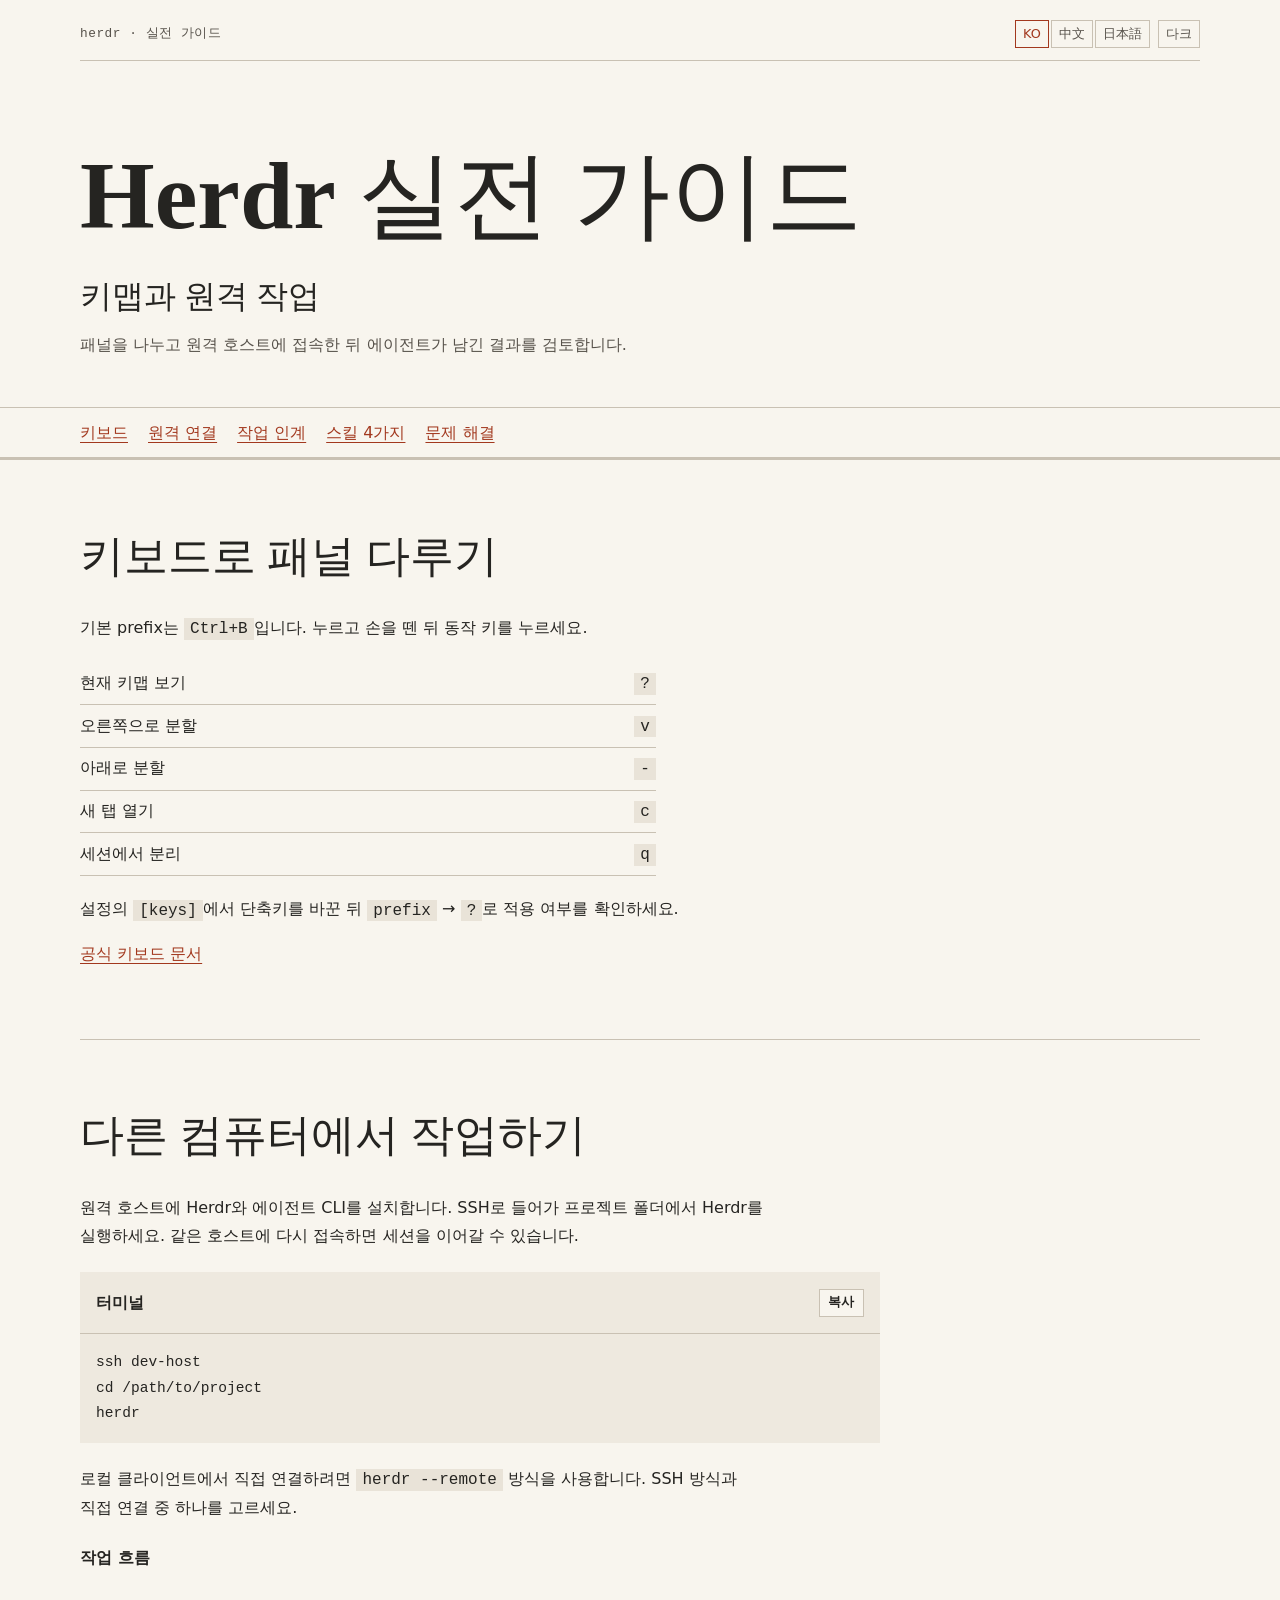
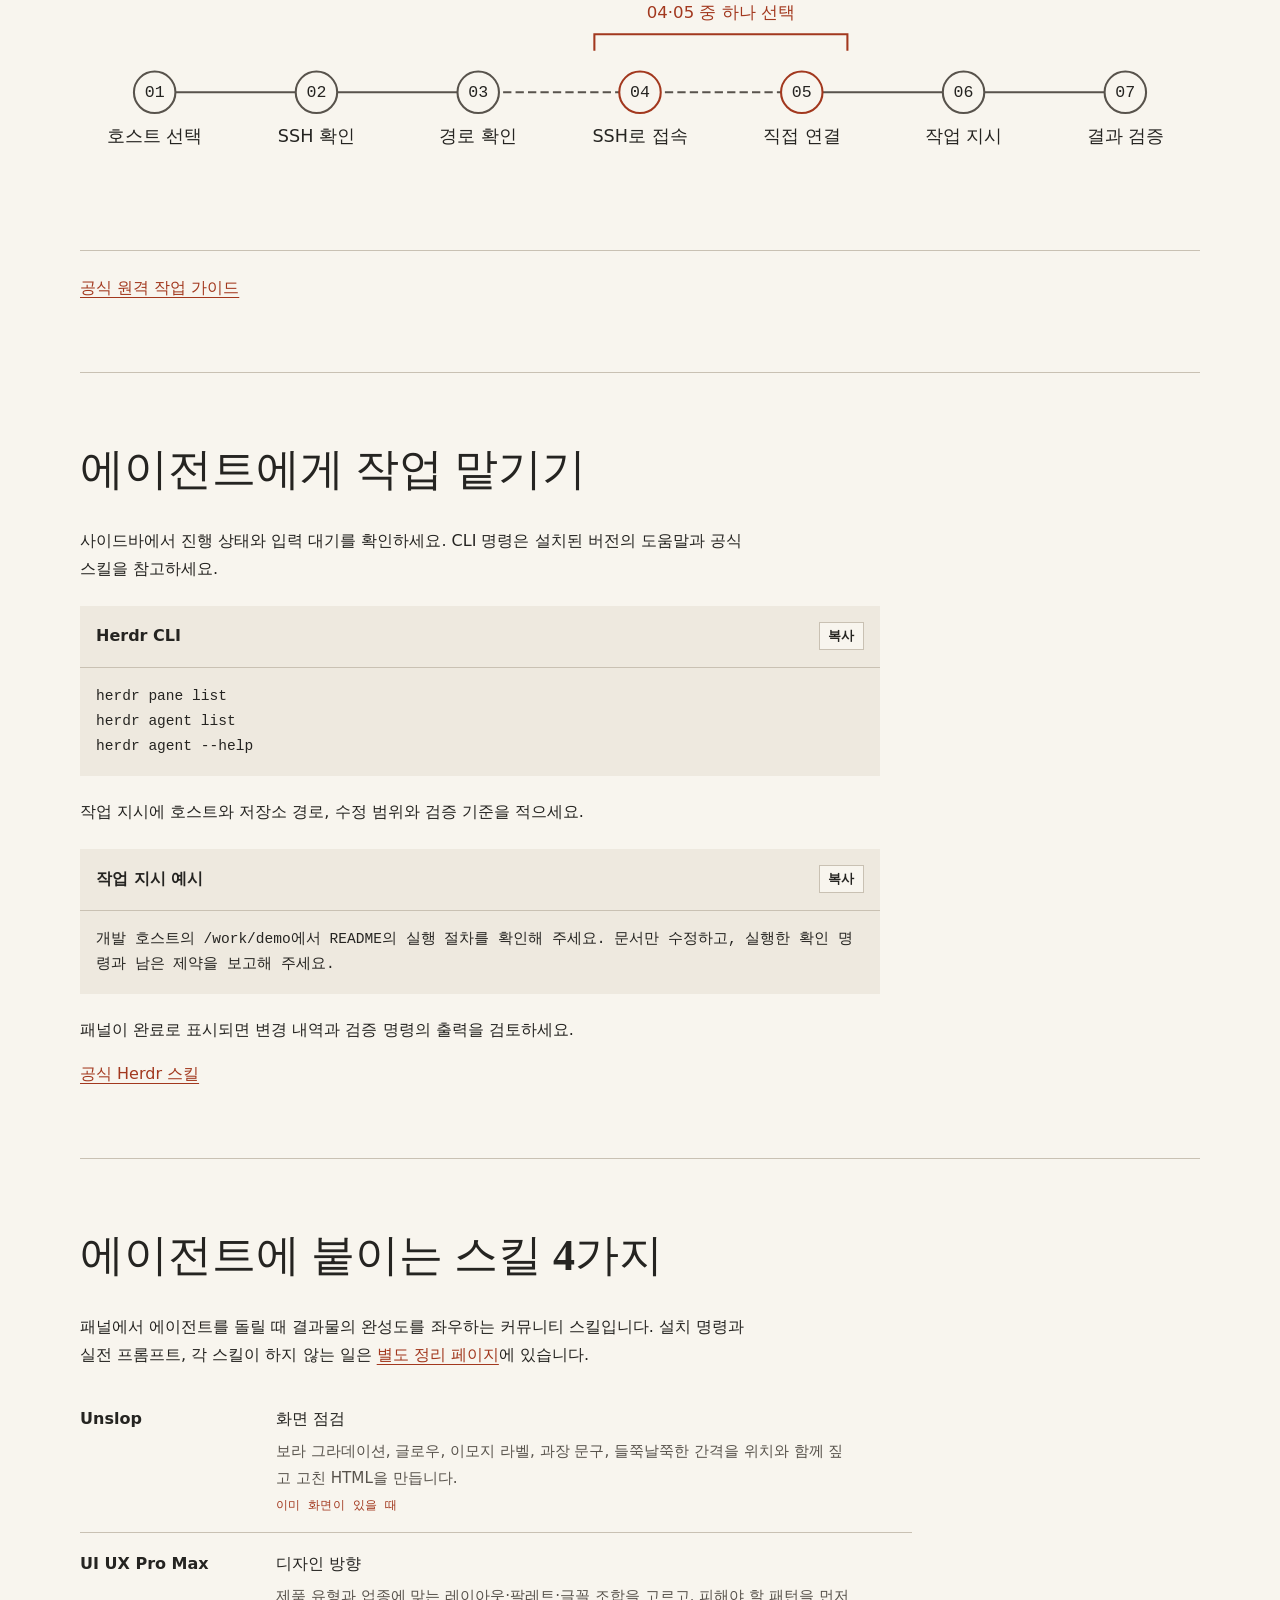
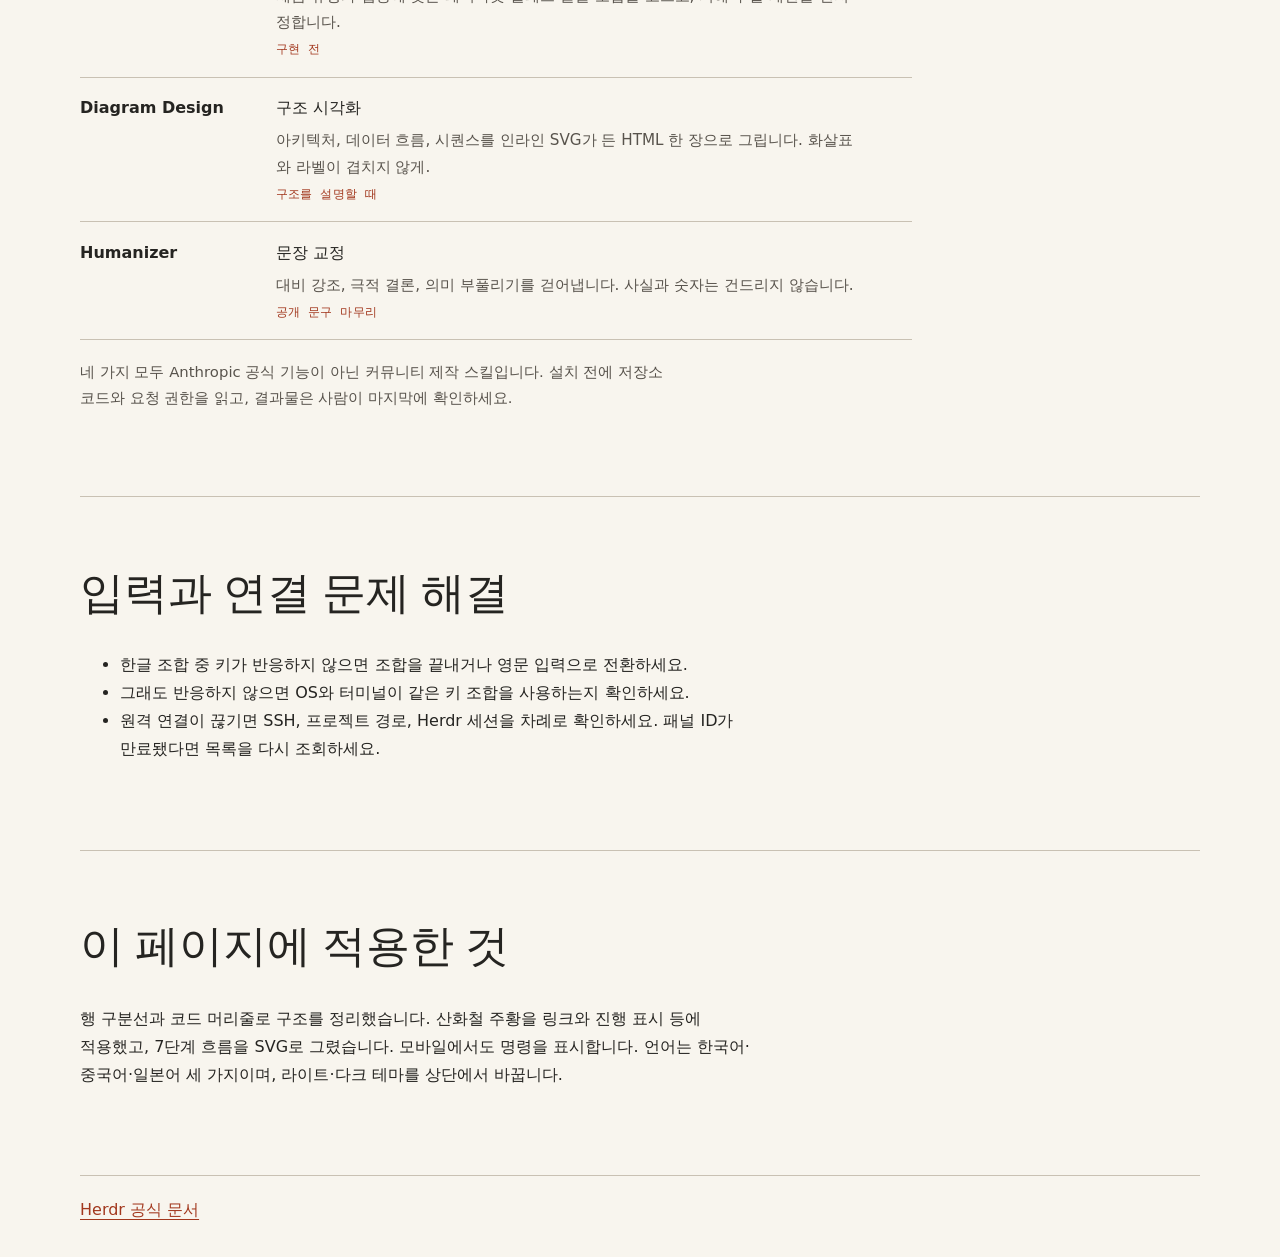
<file: index.html>
<!doctype html>
<!-- Herdr 키맵과 원격 작업 안내 -->
<html lang="ko">
<head>
<meta charset="utf-8">
<meta name="viewport" content="width=device-width, initial-scale=1">
<title data-i18n="meta.title">Herdr 실전 가이드 · 키맵과 원격 작업</title>
<meta name="description" content="패널을 나누고 원격 호스트에 접속한 뒤 에이전트가 남긴 결과를 검토합니다.">
<link rel="stylesheet" href="./guide.css">
<script>window.__HG_I18N__ = /*I18N_START*/{"ko":{"applied.body":"행 구분선과 코드 머리줄로 구조를 정리했습니다. 산화철 주황을 링크와 진행 표시 등에 적용했고, 7단계 흐름을 SVG로 그렸습니다. 모바일에서도 명령을 표시합니다. 언어는 한국어·중국어·일본어 세 가지이며, 라이트·다크 테마를 상단에서 바꿉니다.","applied.title":"이 페이지에 적용한 것","bar.brand":"herdr · 실전 가이드","flow.caption":"작업 흐름","flow.choice":"04·05 중 하나 선택","flow.desc":"호스트 선택, SSH 확인, 경로 확인, SSH로 접속, 직접 연결, 작업 지시, 결과 검증. 04·05 중 하나 선택.","flow.n1":"호스트 선택","flow.n2":"SSH 확인","flow.n3":"경로 확인","flow.n4":"SSH로 접속","flow.n5":"직접 연결","flow.n6":"작업 지시","flow.n7":"결과 검증","flow.title":"작업 흐름","foot.link":"Herdr 공식 문서","handoff.link":"공식 Herdr 스킬","handoff.prompt":"작업 지시에 호스트와 저장소 경로, 수정 범위와 검증 기준을 적으세요.","handoff.review":"패널이 완료로 표시되면 변경 내역과 검증 명령의 출력을 검토하세요.","handoff.sample":"작업 지시 예시","handoff.sampleBody":"개발 호스트의 /work/demo에서 README의 실행 절차를 확인해 주세요. 문서만 수정하고, 실행한 확인 명령과 남은 제약을 보고해 주세요.","handoff.title":"에이전트에게 작업 맡기기","head.lead":"패널을 나누고 원격 호스트에 접속한 뒤 에이전트가 남긴 결과를 검토합니다.","head.subtitle":"키맵과 원격 작업","head.title":"Herdr 실전 가이드","kb.detach":"세션에서 분리","kb.keymap":"현재 키맵 보기","kb.link":"공식 키보드 문서","kb.newTab":"새 탭 열기","kb.splitDown":"아래로 분할","kb.splitRight":"오른쪽으로 분할","kb.title":"키보드로 패널 다루기","meta.title":"Herdr 실전 가이드 · 키맵과 원격 작업","nav.handoff":"작업 인계","nav.keyboard":"키보드","nav.remote":"원격 연결","nav.skills":"스킬 4가지","nav.troubleshoot":"문제 해결","remote.intro":"원격 호스트에 Herdr와 에이전트 CLI를 설치합니다. SSH로 들어가 프로젝트 폴더에서 Herdr를 실행하세요. 같은 호스트에 다시 접속하면 세션을 이어갈 수 있습니다.","remote.link":"공식 원격 작업 가이드","remote.title":"다른 컴퓨터에서 작업하기","skills.d.body":"아키텍처, 데이터 흐름, 시퀀스를 인라인 SVG가 든 HTML 한 장으로 그립니다. 화살표와 라벨이 겹치지 않게.","skills.d.name":"Diagram Design","skills.d.role":"구조 시각화","skills.d.when":"구조를 설명할 때","skills.h.body":"대비 강조, 극적 결론, 의미 부풀리기를 걷어냅니다. 사실과 숫자는 건드리지 않습니다.","skills.h.name":"Humanizer","skills.h.role":"문장 교정","skills.h.when":"공개 문구 마무리","skills.title":"에이전트에 붙이는 스킬 4가지","skills.u.body":"보라 그라데이션, 글로우, 이모지 라벨, 과장 문구, 들쭉날쭉한 간격을 위치와 함께 짚고 고친 HTML을 만듭니다.","skills.u.name":"Unslop","skills.u.role":"화면 점검","skills.u.when":"이미 화면이 있을 때","skills.ui.body":"제품 유형과 업종에 맞는 레이아웃·팔레트·글꼴 조합을 고르고, 피해야 할 패턴을 먼저 정합니다.","skills.ui.name":"UI UX Pro Max","skills.ui.role":"디자인 방향","skills.ui.when":"구현 전","trouble.i1":"한글 조합 중 키가 반응하지 않으면 조합을 끝내거나 영문 입력으로 전환하세요.","trouble.i2":"그래도 반응하지 않으면 OS와 터미널이 같은 키 조합을 사용하는지 확인하세요.","trouble.i3":"원격 연결이 끊기면 SSH, 프로젝트 경로, Herdr 세션을 차례로 확인하세요. 패널 ID가 만료됐다면 목록을 다시 조회하세요.","trouble.title":"입력과 연결 문제 해결","ui.cli":"Herdr CLI","ui.copy":"복사","ui.terminal":"터미널","handoff.intro":"사이드바에서 진행 상태와 입력 대기를 확인하세요. CLI 명령은 설치된 버전의 도움말과 공식 스킬을 참고하세요.","kb.config":"설정의 <code>[keys]</code>에서 단축키를 바꾼 뒤 <kbd>prefix</kbd> → <kbd>?</kbd>로 적용 여부를 확인하세요.","kb.intro":"기본 prefix는 <kbd>Ctrl+B</kbd>입니다. 누르고 손을 뗀 뒤 동작 키를 누르세요.","remote.client":"로컬 클라이언트에서 직접 연결하려면 <code>herdr --remote</code> 방식을 사용합니다. SSH 방식과 직접 연결 중 하나를 고르세요.","skills.lead":"패널에서 에이전트를 돌릴 때 결과물의 완성도를 좌우하는 커뮤니티 스킬입니다. 설치 명령과 실전 프롬프트, 각 스킬이 하지 않는 일은 <a href=\"https://dogebi.github.io/claude-code-4-skills/\">별도 정리 페이지</a>에 있습니다.","skills.note":"네 가지 모두 Anthropic 공식 기능이 아닌 커뮤니티 제작 스킬입니다. 설치 전에 저장소 코드와 요청 권한을 읽고, 결과물은 사람이 마지막에 확인하세요.","meta.description":"패널을 나누고 원격 호스트에 접속한 뒤 에이전트가 남긴 결과를 검토합니다.","ui.copied":"복사됨","ui.copyFail":"복사 실패","ui.theme.toDark":"다크","ui.theme.toLight":"라이트","ui.theme.toDarkAria":"다크 모드로 전환","ui.theme.toLightAria":"라이트 모드로 전환"},"zh":{"applied.body":"用行分隔线和代码头部栏整理了结构。把氧化铁橙应用到链接和进度指示等处，并用 SVG 画出了 7 步流程。在移动端也会显示命令。语言有韩语、中文、日语三种，浅色与深色主题可在顶部切换。","applied.title":"本页应用的内容","bar.brand":"herdr · 实战指南","flow.caption":"工作流程","flow.choice":"04·05 任选其一","flow.desc":"选择主机、确认 SSH、确认路径、通过 SSH 接入、直接连接、下达任务、验证结果。04·05 任选其一。","flow.n1":"选择主机","flow.n2":"确认 SSH","flow.n3":"确认路径","flow.n4":"SSH 接入","flow.n5":"直接连接","flow.n6":"下达任务","flow.n7":"验证结果","flow.title":"工作流程","foot.link":"Herdr 官方文档","handoff.link":"官方 Herdr 技能","handoff.prompt":"在任务指令中写明主机与仓库路径、修改范围和验证标准。","handoff.review":"面板显示完成后，检查变更内容和验证命令的输出。","handoff.sample":"任务指令示例","handoff.sampleBody":"请在开发主机的 /work/demo 中确认 README 的运行步骤。只修改文档，并报告执行过的确认命令和仍存在的限制。","handoff.title":"把任务交给 Agent","head.lead":"分屏、连接远程主机，然后检查 Agent 留下的结果。","head.subtitle":"键位表与远程工作","head.title":"Herdr 实战指南","kb.detach":"从会话中分离","kb.keymap":"查看当前键位表","kb.link":"官方键盘文档","kb.newTab":"打开新标签页","kb.splitDown":"向下分屏","kb.splitRight":"向右分屏","kb.title":"用键盘操作面板","meta.title":"Herdr 实战指南 · 键位表与远程工作","nav.handoff":"任务交接","nav.keyboard":"键盘","nav.remote":"远程连接","nav.skills":"4 个技能","nav.troubleshoot":"问题排查","remote.intro":"在远程主机上安装 Herdr 和 Agent CLI。通过 SSH 登录，在项目文件夹中运行 Herdr。再次连接同一主机时可以继续之前的会话。","remote.link":"官方远程工作指南","remote.title":"在其他电脑上工作","skills.d.body":"把架构、数据流、时序画进一张内嵌 SVG 的 HTML。箭头与标签不重叠。","skills.d.name":"Diagram Design","skills.d.role":"结构可视化","skills.d.when":"解释结构时","skills.h.body":"去掉对比强调、戏剧化结论和夸大表述。不动事实与数字。","skills.h.name":"Humanizer","skills.h.role":"句子校订","skills.h.when":"定稿公开文案","skills.title":"给 Agent 装配的 4 个技能","skills.u.body":"指出紫色渐变、发光、emoji 标签、夸张文案、参差间距的位置，并产出修好的 HTML。","skills.u.name":"Unslop","skills.u.role":"界面检查","skills.u.when":"界面已存在时","skills.ui.body":"按产品类型与行业选定布局·配色·字体组合，先定下应避免的模式。","skills.ui.name":"UI UX Pro Max","skills.ui.role":"设计方向","skills.ui.when":"实现之前","trouble.i1":"韩文正在组合时如果按键无响应，请先结束组合或切换到英文输入。","trouble.i2":"仍无响应时，检查系统和终端是否使用了相同的按键组合。","trouble.i3":"远程连接断开时，依次检查 SSH、项目路径、Herdr 会话。面板 ID 已过期就重新查询列表。","trouble.title":"输入与连接问题排查","ui.cli":"Herdr CLI","ui.copy":"复制","ui.terminal":"终端","handoff.intro":"在侧边栏查看进度和等待输入的状态。CLI 命令请参考已安装版本的帮助和官方技能。","kb.config":"在配置的 <code>[keys]</code> 中改快捷键，然后用 <kbd>prefix</kbd> → <kbd>?</kbd> 确认是否生效。","kb.intro":"默认 prefix 是 <kbd>Ctrl+B</kbd>。按下并松开后，再按动作键。","remote.client":"从本地客户端直接连接时使用 <code>herdr --remote</code> 方式。在 SSH 方式与直接连接中选择一种。","skills.lead":"在面板里跑 Agent 时，这些社区技能会影响产出物的完成度。安装命令、实用提示词，以及各技能不做的事，都在<a href=\"https://dogebi.github.io/claude-code-4-skills/\">单独整理的页面</a>上。","skills.note":"这四个都是社区制作的技能，不是 Anthropic 官方功能。安装前请阅读仓库代码和申请权限，结果由人做最后确认。","meta.description":"分屏、连接远程主机，然后检查 Agent 留下的结果。","ui.copied":"已复制","ui.copyFail":"复制失败","ui.theme.toDark":"深色","ui.theme.toLight":"浅色","ui.theme.toDarkAria":"切换到深色模式","ui.theme.toLightAria":"切换到浅色模式"},"ja":{"applied.body":"行区切り線とコードの見出し行で構造を整理しました。酸化鉄のオレンジをリンクと進行表示などに適用し、7ステップの流れを SVG で描きました。モバイルでもコマンドを表示します。言語は韓国語・中国語・日本語の3つで、ライト・ダークテーマは上部で切り替えます。","applied.title":"このページに適用したもの","bar.brand":"herdr · 実践ガイド","flow.caption":"作業の流れ","flow.choice":"04·05いずれか","flow.desc":"ホスト選択、SSH 確認、パス確認、SSH で接続、直接接続、作業指示、結果検証。04·05 のいずれかを選びます。","flow.n1":"ホスト選択","flow.n2":"SSH確認","flow.n3":"パス確認","flow.n4":"SSHで接続","flow.n5":"直接接続","flow.n6":"作業指示","flow.n7":"結果検証","flow.title":"作業の流れ","foot.link":"Herdr 公式ドキュメント","handoff.link":"公式 Herdr スキル","handoff.prompt":"作業指示にはホストとリポジトリのパス、修正範囲と検証基準を書いてください。","handoff.review":"パネルが完了と表示されたら、変更内容と検証コマンドの出力を確認してください。","handoff.sample":"作業指示の例","handoff.sampleBody":"開発ホストの /work/demo で README の実行手順を確認してください。ドキュメントだけを修正し、実行した確認コマンドと残っている制約を報告してください。","handoff.title":"エージェントに作業を任せる","head.lead":"パネルを分割し、リモートホストに接続したうえで、エージェントが残した結果を確認します。","head.subtitle":"キーマップとリモート作業","head.title":"Herdr 実践ガイド","kb.detach":"セッションから分離","kb.keymap":"現在のキーマップを見る","kb.link":"公式キーボードドキュメント","kb.newTab":"新しいタブを開く","kb.splitDown":"下に分割","kb.splitRight":"右に分割","kb.title":"キーボードでパネルを操作する","meta.title":"Herdr 実践ガイド · キーマップとリモート作業","nav.handoff":"作業の引き継ぎ","nav.keyboard":"キーボード","nav.remote":"リモート接続","nav.skills":"スキル4種","nav.troubleshoot":"トラブル解決","remote.intro":"リモートホストに Herdr とエージェント CLI をインストールします。SSH で入り、プロジェクトフォルダで Herdr を実行してください。同じホストに再接続するとセッションを続けられます。","remote.link":"公式リモート作業ガイド","remote.title":"別のコンピュータで作業する","skills.d.body":"アーキテクチャ、データフロー、シーケンスをインライン SVG を含む HTML 1枚に描きます。矢印とラベルが重ならないように。","skills.d.name":"Diagram Design","skills.d.role":"構造の可視化","skills.d.when":"構造を説明するとき","skills.h.body":"対比の強調、劇的な結論、意味の膨らませを取り除きます。事実と数字には触れません。","skills.h.name":"Humanizer","skills.h.role":"文章校正","skills.h.when":"公開文の仕上げ","skills.title":"エージェントに付けるスキル4種","skills.u.body":"紫のグラデーション、グロー、絵文字ラベル、誇張した文句、不揃いな余白を位置とともに指摘し、修正した HTML を作ります。","skills.u.name":"Unslop","skills.u.role":"画面の点検","skills.u.when":"画面がすでにあるとき","skills.ui.body":"製品の種類と業種に合うレイアウト・パレット・書体の組み合わせを選び、避けるべきパターンを先に決めます。","skills.ui.name":"UI UX Pro Max","skills.ui.role":"デザインの方向","skills.ui.when":"実装前","trouble.i1":"ハングル入力の変換中にキーが反応しない場合は、変換を終えるか英字入力に切り替えてください。","trouble.i2":"それでも反応しない場合は、OS とターミナルが同じキー組み合わせを使っているか確認してください。","trouble.i3":"リモート接続が切れたら、SSH、プロジェクトのパス、Herdr セッションの順に確認してください。パネル ID が失効している場合は、一覧を再取得してください。","trouble.title":"入力と接続のトラブル解決","ui.cli":"Herdr CLI","ui.copy":"コピー","ui.terminal":"ターミナル","handoff.intro":"サイドバーで進行状況と入力待ちを確認してください。CLI コマンドは、インストールしたバージョンのヘルプと公式スキルを参照してください。","kb.config":"設定の <code>[keys]</code> でショートカットを変更し、<kbd>prefix</kbd> → <kbd>?</kbd> で反映を確認してください。","kb.intro":"既定の prefix は <kbd>Ctrl+B</kbd> です。押して手を離してから、操作キーを押してください。","remote.client":"ローカルクライアントから直接接続するには <code>herdr --remote</code> 方式を使います。SSH 方式と直接接続のどちらかを選んでください。","skills.lead":"パネルでエージェントを動かすとき、成果物の完成度を左右するコミュニティスキルです。インストールコマンドと実践プロンプト、各スキルがしないことは<a href=\"https://dogebi.github.io/claude-code-4-skills/\">別のまとめページ</a>にあります。","skills.note":"4つはいずれも Anthropic 公式の機能ではなく、コミュニティ製のスキルです。インストール前にリポジトリのコードと要求する権限を読み、成果物は最後に人が確認してください。","meta.description":"パネルを分割し、リモートホストに接続したうえで、エージェントが残した結果を確認します。","ui.copied":"コピー済み","ui.copyFail":"コピー失敗","ui.theme.toDark":"ダーク","ui.theme.toLight":"ライト","ui.theme.toDarkAria":"ダークモードに切り替え","ui.theme.toLightAria":"ライトモードに切り替え"}}/*I18N_END*/;</script>
<script defer src="./guide.js"></script>
</head>
<body data-copied="복사됨" data-failed="복사 실패">
<header class="intro">
<div class="bar">
<span class="brand" data-i18n="bar.brand">herdr · 실전 가이드</span>
<span class="tools">
<span class="langs" role="group" aria-label="Language">
<button class="lang-btn" type="button" data-lang="ko" aria-pressed="true">KO</button>
<button class="lang-btn" type="button" data-lang="zh" aria-pressed="false" lang="zh-Hans">中文</button>
<button class="lang-btn" type="button" data-lang="ja" aria-pressed="false" lang="ja">日本語</button>
</span>
<button id="theme-toggle" class="theme-btn" type="button" aria-pressed="false">다크</button>
</span>
</div>
<h1 data-i18n="head.title">Herdr 실전 가이드</h1>
<p class="subtitle" data-i18n="head.subtitle">키맵과 원격 작업</p>
<p class="lead" data-i18n="head.lead">패널을 나누고 원격 호스트에 접속한 뒤 에이전트가 남긴 결과를 검토합니다.</p>
</header>
<nav class="contents" aria-label="목차">
<div><a href="#keyboard" data-i18n="nav.keyboard">키보드</a><a href="#remote" data-i18n="nav.remote">원격 연결</a><a href="#handoff" data-i18n="nav.handoff">작업 인계</a><a href="#skills" data-i18n="nav.skills">스킬 4가지</a><a href="#troubleshoot" data-i18n="nav.troubleshoot">문제 해결</a></div>
<progress aria-label="읽기 진행률" max="100" value="0"></progress>
</nav>
<main>
<section id="keyboard"><h2 data-i18n="kb.title">키보드로 패널 다루기</h2>
<p data-i18n-html="kb.intro">기본 prefix는 <kbd>Ctrl+B</kbd>입니다. 누르고 손을 뗀 뒤 동작 키를 누르세요.</p>
<dl><div><dt data-i18n="kb.keymap">현재 키맵 보기</dt><dd><kbd>?</kbd></dd></div><div><dt data-i18n="kb.splitRight">오른쪽으로 분할</dt><dd><kbd>v</kbd></dd></div><div><dt data-i18n="kb.splitDown">아래로 분할</dt><dd><kbd>-</kbd></dd></div><div><dt data-i18n="kb.newTab">새 탭 열기</dt><dd><kbd>c</kbd></dd></div><div><dt data-i18n="kb.detach">세션에서 분리</dt><dd><kbd>q</kbd></dd></div></dl>
<p data-i18n-html="kb.config">설정의 <code>[keys]</code>에서 단축키를 바꾼 뒤 <kbd>prefix</kbd> → <kbd>?</kbd>로 적용 여부를 확인하세요.</p><a href="https://herdr.dev/docs/keyboard/" data-i18n="kb.link">공식 키보드 문서</a></section>
<section id="remote"><h2 data-i18n="remote.title">다른 컴퓨터에서 작업하기</h2>
<p data-i18n="remote.intro">원격 호스트에 Herdr와 에이전트 CLI를 설치합니다. SSH로 들어가 프로젝트 폴더에서 Herdr를 실행하세요. 같은 호스트에 다시 접속하면 세션을 이어갈 수 있습니다.</p><figure class="code"><figcaption><span data-i18n="ui.terminal">터미널</span> <button type="button" hidden data-copy data-i18n="ui.copy">복사</button></figcaption><pre><code>ssh dev-host
cd /path/to/project
herdr</code></pre></figure>
<p data-i18n-html="remote.client">로컬 클라이언트에서 직접 연결하려면 <code>herdr --remote</code> 방식을 사용합니다. SSH 방식과 직접 연결 중 하나를 고르세요.</p>
<figure class="workflow"><figcaption data-i18n="flow.caption">작업 흐름</figcaption>
<div class="diagram" tabindex="0" role="region" aria-label="작업 흐름">
<svg viewBox="0 0 1080 268" width="1080" height="268" role="img" aria-labelledby="flow-title flow-description">
<title id="flow-title" data-i18n="flow.title">작업 흐름</title><desc id="flow-description" data-i18n="flow.desc">호스트 선택, SSH 확인, 경로 확인, SSH로 접속, 직접 연결, 작업 지시, 결과 검증. 04·05 중 하나 선택.</desc>
<path class="route" d="M72 116H384 M696 116H1008"/>
<path class="route alternative" d="M384 116H696"/>
<path class="brace" d="M496 76V60H740V76"/>
<text class="choice" x="618" y="44" data-i18n="flow.choice">04·05 중 하나 선택</text>
<g><circle cx="72" cy="116" r="20"/><text class="number" x="72" y="121">01</text><text class="label" x="72" y="164" data-i18n="flow.n1">호스트 선택</text></g>
<g><circle cx="228" cy="116" r="20"/><text class="number" x="228" y="121">02</text><text class="label" x="228" y="164" data-i18n="flow.n2">SSH 확인</text></g>
<g><circle cx="384" cy="116" r="20"/><text class="number" x="384" y="121">03</text><text class="label" x="384" y="164" data-i18n="flow.n3">경로 확인</text></g>
<g class="optional"><circle cx="540" cy="116" r="20"/><text class="number" x="540" y="121">04</text><text class="label" x="540" y="164" data-i18n="flow.n4">SSH로 접속</text></g>
<g class="optional"><circle cx="696" cy="116" r="20"/><text class="number" x="696" y="121">05</text><text class="label" x="696" y="164" data-i18n="flow.n5">직접 연결</text></g>
<g><circle cx="852" cy="116" r="20"/><text class="number" x="852" y="121">06</text><text class="label" x="852" y="164" data-i18n="flow.n6">작업 지시</text></g>
<g><circle cx="1008" cy="116" r="20"/><text class="number" x="1008" y="121">07</text><text class="label" x="1008" y="164" data-i18n="flow.n7">결과 검증</text></g>
</svg></div></figure>
<a href="https://herdr.dev/docs/how-to-work/" data-i18n="remote.link">공식 원격 작업 가이드</a></section>
<section id="handoff"><h2 data-i18n="handoff.title">에이전트에게 작업 맡기기</h2>
<p data-i18n-html="handoff.intro">사이드바에서 진행 상태와 입력 대기를 확인하세요. CLI 명령은 설치된 버전의 도움말과 공식 스킬을 참고하세요.</p><figure class="code"><figcaption><span data-i18n="ui.cli">Herdr CLI</span> <button type="button" hidden data-copy data-i18n="ui.copy">복사</button></figcaption><pre><code>herdr pane list
herdr agent list
herdr agent --help</code></pre></figure>
<p data-i18n="handoff.prompt">작업 지시에 호스트와 저장소 경로, 수정 범위와 검증 기준을 적으세요.</p><figure class="code"><figcaption><span data-i18n="handoff.sample">작업 지시 예시</span> <button type="button" hidden data-copy data-i18n="ui.copy">복사</button></figcaption><pre><code data-i18n="handoff.sampleBody">개발 호스트의 /work/demo에서 README의 실행 절차를 확인해 주세요.
문서만 수정하고, 실행한 확인 명령과 남은 제약을 보고해 주세요.</code></pre></figure>
<p data-i18n="handoff.review">패널이 완료로 표시되면 변경 내역과 검증 명령의 출력을 검토하세요.</p><a href="https://github.com/herdrdev/herdr/blob/master/skills/herdr/SKILL.md" data-i18n="handoff.link">공식 Herdr 스킬</a></section>
<section id="skills"><h2 data-i18n="skills.title">에이전트에 붙이는 스킬 4가지</h2>
<p data-i18n-html="skills.lead">패널에서 에이전트를 돌릴 때 결과물의 완성도를 좌우하는 커뮤니티 스킬입니다. 설치 명령과 실전 프롬프트, 각 스킬이 하지 않는 일은 <a href="https://dogebi.github.io/claude-code-4-skills/">별도 정리 페이지</a>에 있습니다.</p>
<dl class="skills">
<div><dt data-i18n="skills.u.name">Unslop</dt><dd><span data-i18n="skills.u.role">화면 점검</span><small data-i18n="skills.u.body">보라 그라데이션, 글로우, 이모지 라벨, 과장 문구, 들쭉날쭉한 간격을 위치와 함께 짚고 고친 HTML을 만듭니다.</small><span class="when" data-i18n="skills.u.when">이미 화면이 있을 때</span></dd></div>
<div><dt data-i18n="skills.ui.name">UI UX Pro Max</dt><dd><span data-i18n="skills.ui.role">디자인 방향</span><small data-i18n="skills.ui.body">제품 유형과 업종에 맞는 레이아웃·팔레트·글꼴 조합을 고르고, 피해야 할 패턴을 먼저 정합니다.</small><span class="when" data-i18n="skills.ui.when">구현 전</span></dd></div>
<div><dt data-i18n="skills.d.name">Diagram Design</dt><dd><span data-i18n="skills.d.role">구조 시각화</span><small data-i18n="skills.d.body">아키텍처, 데이터 흐름, 시퀀스를 인라인 SVG가 든 HTML 한 장으로 그립니다. 화살표와 라벨이 겹치지 않게.</small><span class="when" data-i18n="skills.d.when">구조를 설명할 때</span></dd></div>
<div><dt data-i18n="skills.h.name">Humanizer</dt><dd><span data-i18n="skills.h.role">문장 교정</span><small data-i18n="skills.h.body">대비 강조, 극적 결론, 의미 부풀리기를 걷어냅니다. 사실과 숫자는 건드리지 않습니다.</small><span class="when" data-i18n="skills.h.when">공개 문구 마무리</span></dd></div>
</dl>
<p class="note" data-i18n-html="skills.note">네 가지 모두 Anthropic 공식 기능이 아닌 커뮤니티 제작 스킬입니다. 설치 전에 저장소 코드와 요청 권한을 읽고, 결과물은 사람이 마지막에 확인하세요.</p>
</section>
<section id="troubleshoot"><h2 data-i18n="trouble.title">입력과 연결 문제 해결</h2>
<ul><li data-i18n="trouble.i1">한글 조합 중 키가 반응하지 않으면 조합을 끝내거나 영문 입력으로 전환하세요.</li><li data-i18n="trouble.i2">그래도 반응하지 않으면 OS와 터미널이 같은 키 조합을 사용하는지 확인하세요.</li><li data-i18n="trouble.i3">원격 연결이 끊기면 SSH, 프로젝트 경로, Herdr 세션을 차례로 확인하세요. 패널 ID가 만료됐다면 목록을 다시 조회하세요.</li></ul></section>
<section id="applied"><h2 data-i18n="applied.title">이 페이지에 적용한 것</h2><p data-i18n="applied.body">행 구분선과 코드 머리줄로 구조를 정리했습니다. 산화철 주황을 링크와 진행 표시 등에 적용했고, 7단계 흐름을 SVG로 그렸습니다. 모바일에서도 명령을 표시합니다. 언어는 한국어·중국어·일본어 세 가지이며, 라이트·다크 테마를 상단에서 바꿉니다.</p></section>
</main>
<footer><a href="https://herdr.dev/docs/" data-i18n="foot.link">Herdr 공식 문서</a></footer>
<div class="sr-only" role="status" id="copy-status"></div>
</body>
</html>
</file>
<file: guide.css>
/* Herdr 가이드의 지면, 코드 블록, 타임라인을 꾸민다. */
:root {
  color-scheme: light;
  --paper: #f8f5ee;
  --ink: #252421;
  --muted: #58534c;
  --line: #c9c1b3;
  --accent: #a2381e;
  --surface: #eee9df;
  --chip: #e9e3d8;
  --mono: ui-monospace, "Cascadia Mono", monospace;
  font: 100%/1.75 system-ui, sans-serif;
}
:root[data-theme="dark"] {
  color-scheme: dark;
  --paper: #16150f;
  --ink: #f2eee3;
  --muted: #a9a294;
  --line: #35322a;
  --accent: #e07a4a;
  --surface: #1e1c15;
  --chip: #2a2721;
}
* { box-sizing: border-box; }
html { scroll-padding-top: 7rem; }
body { margin: 0; background: var(--paper); color: var(--ink); }
.intro, main, footer, .contents > div {
  width: min(100% - 2rem, 70rem);
  margin-inline: auto;
}
.intro { padding-block: 1.25rem 2rem; }
.contents > div, footer { display: flex; flex-wrap: wrap; gap: .35rem 1.25rem; }
a { color: var(--accent); text-underline-offset: .25em; }
a[aria-current] { color: var(--ink); font-weight: 700; }
:focus-visible { outline: 2px solid var(--accent); outline-offset: 4px; }
h1, h2, .subtitle {
  font-family: Georgia, "Noto Serif CJK KR", "Noto Serif CJK SC", "Noto Serif CJK JP", "Yu Mincho", Batang, SimSun, serif;
  line-height: 1.2;
  font-synthesis: none;
  text-wrap: balance;
}
h1 { font-size: clamp(2.7rem, 8vw, 6rem); margin: clamp(2rem, 6vw, 5rem) 0 .25em; }
h2 { font-size: clamp(1.7rem, 4vw, 2.75rem); margin: 0 0 .7em; }
.subtitle { font-size: clamp(1.25rem, 3vw, 2rem); margin: 0; }
.lead { color: var(--muted); }
p, li { max-width: 68ch; text-wrap: pretty; }
:lang(ko) h1, :lang(ko) h2, :lang(ko) p, :lang(ko) li, :lang(ko) dt { word-break: keep-all; }
.contents { position: sticky; top: 0; z-index: 1; background: var(--paper); border-top: 1px solid var(--line); }
.contents > div { padding-block: .65rem; }
progress { display: block; width: 100%; height: 3px; border: 0; appearance: none; background: var(--line); }
progress::-webkit-progress-bar { background: var(--line); }
progress::-webkit-progress-value { background: var(--accent); }
progress::-moz-progress-bar { background: var(--accent); }
section { padding-block: clamp(2.2rem, 6vw, 4.4rem); border-bottom: 1px solid var(--line); }
dl { max-width: 36rem; margin: 1.2rem 0; }
dl > div { display: flex; justify-content: space-between; gap: 1rem; padding: .4rem 0; border-bottom: 1px solid var(--line); }
dd { margin: 0; }
kbd, code, pre, .number { font-family: var(--mono); }
kbd, p code { background: var(--chip); padding: .12em .38em; }
figure { margin: 1.4rem 0; }
.code { max-width: 50rem; background: var(--surface); }
figcaption { font-weight: 650; }
.code figcaption { min-height: 62px; display: flex; justify-content: space-between; align-items: center; gap: 1rem; padding: .65rem 1rem; border-bottom: 1px solid var(--line); }
button { font: inherit; font-size: .82rem; min-height: 28px; padding: 0 .65em; color: var(--ink); background: var(--paper); border: 1px solid var(--line); cursor: pointer; }
pre { white-space: pre-wrap; overflow-wrap: anywhere; margin: 0; padding: 1rem; font-size: .91rem; }
.diagram { overflow-x: auto; border-bottom: 1px solid var(--line); }
svg { display: block; width: 100%; min-width: 920px; height: auto; }
svg text { text-anchor: middle; fill: var(--ink); }
svg .label { font-size: 17px; }
svg .choice { fill: var(--accent); font-size: 16px; }
svg .route, svg .brace { fill: none; stroke: var(--muted); stroke-width: 2; }
svg .alternative { stroke-dasharray: 8 4; }
svg .brace, svg .optional circle { stroke: var(--accent); }
svg circle { fill: var(--paper); stroke: var(--muted); stroke-width: 2; }
footer { padding-block: 1.25rem 2.5rem; }
.sr-only { position: absolute; width: 1px; height: 1px; overflow: hidden; clip-path: inset(50%); white-space: nowrap; }

/* ── 상단 바: 언어 · 테마 ───────────────────────────────────────────── */
.bar {
  display: flex; flex-wrap: wrap; align-items: center; justify-content: space-between;
  gap: .5rem 1rem; padding-bottom: .75rem; border-bottom: 1px solid var(--line);
  font: .8rem/1 var(--mono); letter-spacing: .04em; color: var(--muted);
}
.bar .tools { display: flex; align-items: center; gap: .5rem; margin-left: auto; }
.langs { display: flex; gap: 2px; }
.lang-btn, .theme-btn {
  font: .8rem/1 system-ui, sans-serif; letter-spacing: 0; white-space: nowrap;
  min-height: 28px; padding: 0 .55em; color: var(--muted);
  background: none; border: 1px solid var(--line); cursor: pointer;
}
.lang-btn:hover, .theme-btn:hover { color: var(--ink); border-color: var(--ink); }
.lang-btn[aria-pressed="true"], .theme-btn[aria-pressed="true"] { color: var(--accent); border-color: var(--accent); }

/* ── 스킬 목록 ─────────────────────────────────────────────────────── */
dl.skills { max-width: 52rem; }
dl.skills > div { display: grid; grid-template-columns: 11rem minmax(0, 1fr); gap: .2rem 1.25rem; padding: 1.05rem 0; align-items: baseline; }
dl.skills dt { font-weight: 700; }
dl.skills dd { display: grid; gap: .3rem; }
dl.skills dd small { color: var(--muted); font-size: .95rem; max-width: 60ch; }
dl.skills .when { font: .78rem/1.4 var(--mono); color: var(--accent); letter-spacing: .02em; margin-top: .1rem; }
.note { color: var(--muted); font-size: .93rem; max-width: 62ch; }
@media (max-width: 40rem) {
  dl.skills > div { grid-template-columns: 1fr; }
}

/* 중국어·일본어는 어절이 아니라 글자 단위로 끊는다. 일본어 제목은 구(句) 단위. */
:lang(zh-Hans) p, :lang(zh-Hans) li, :lang(zh-Hans) dd, :lang(ja) p, :lang(ja) li, :lang(ja) dd { word-break: normal; line-break: strict; }
:lang(ja) h1, :lang(ja) h2 { word-break: auto-phrase; }
</file>
